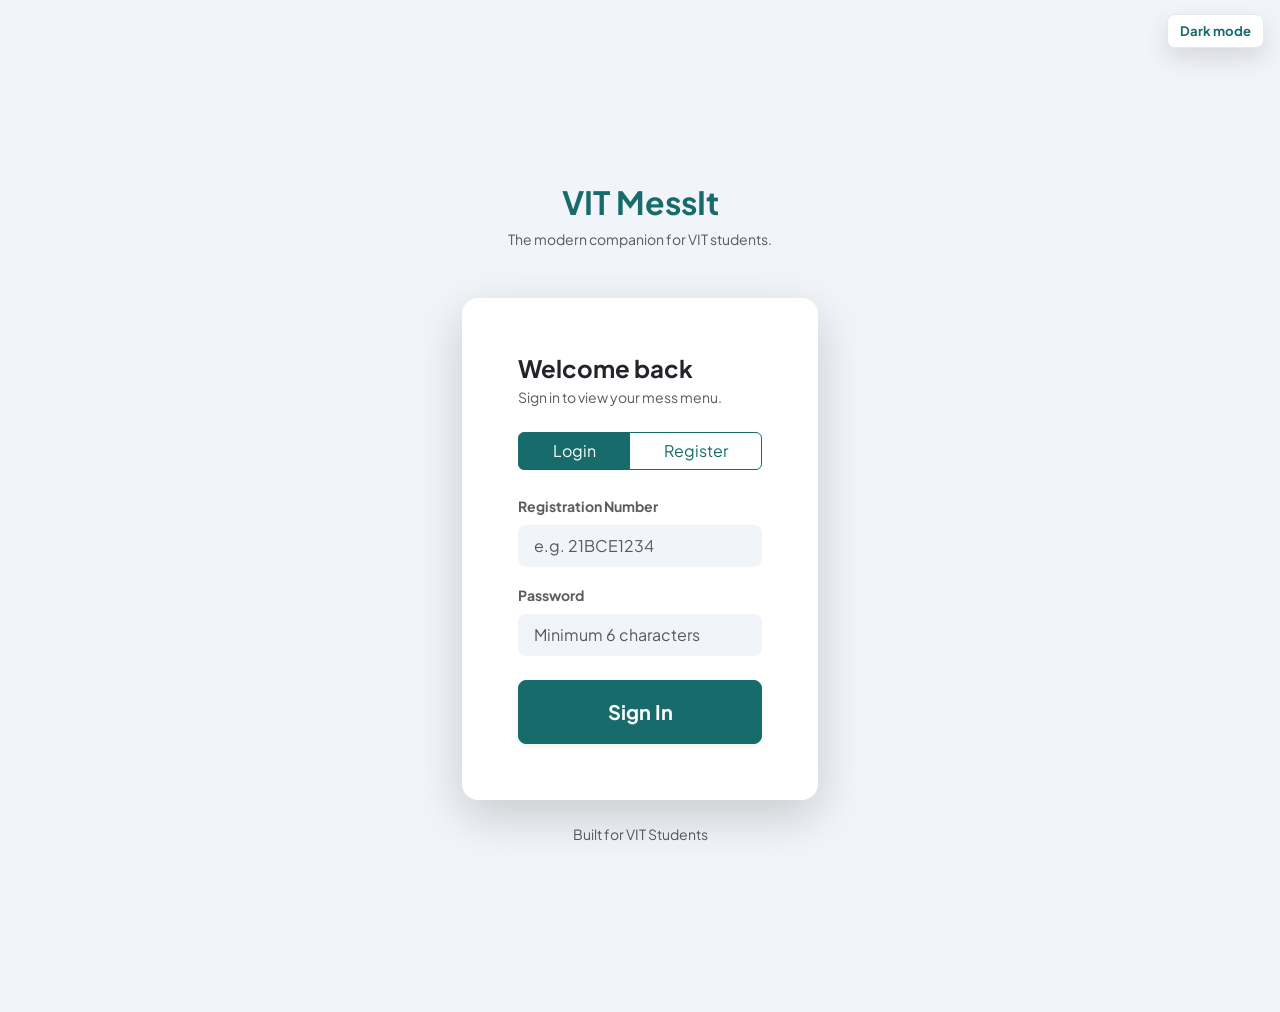
<file: index.html>
<!DOCTYPE html>
<html lang="en">
<head>
    <meta charset="UTF-8">
    <meta name="viewport" content="width=device-width, initial-scale=1.0">
    <title>Mess Dashboard</title>
    <link href="https://cdn.jsdelivr.net/npm/bootstrap@5.3.0/dist/css/bootstrap.min.css" rel="stylesheet">
    <link rel="stylesheet" href="style.css">
    <style>
        .page-container {
            max-width: 960px;
            margin: 0 auto;
            padding: 30px 20px;
        }
        .nav-links {
            display: flex;
            gap: 25px;
            justify-content: center;
            padding: 15px 0;
            margin-bottom: 40px;
        }
        .nav-links a {
            text-decoration: none;
            color: #64748b;
            font-weight: 500;
            font-size: 0.95rem;
            transition: color 0.2s;
        }
        .nav-links a:hover, .nav-links a.active { color: var(--primary); }
        .nav-links a.logout { color: #ef4444; }

        /* Integrated Header */
        .dash-header {
            text-align: center;
            margin-bottom: 4rem;
        }
        .mess-badge {
            display: inline-flex;
            align-items: center;
            background: #fff;
            padding: 6px 16px;
            border-radius: 100px;
            border: 1px solid #e2e8f0;
            font-size: 0.85rem;
            font-weight: 600;
            color: var(--primary);
            margin-top: 10px;
            box-shadow: 0 2px 4px rgba(0,0,0,0.02);
        }

        /* Balanced Middle Row */
        .info-grid {
            display: grid;
            grid-template-columns: 1.5fr 1fr;
            gap: 20px;
            margin-bottom: 2rem;
        }
        @media (max-width: 768px) {
            .info-grid { grid-template-columns: 1fr; }
        }

        .timing-item {
            background: #fff;
            border: 1px solid #f1f5f9;
            padding: 1.25rem;
            border-radius: 1rem;
            text-align: center;
        }
        .timing-item.active {
            background: var(--primary);
            color: white;
            border-color: var(--primary);
        }

        /* Cleaner Mess Switcher */
        .switcher-card {
            background: white;
            padding: 1.5rem;
            border-radius: 1.25rem;
            margin-bottom: 2rem;
            border: 1px solid #f1f5f9;
            display: flex;
            justify-content: space-between;
            align-items: center;
        }
    </style>
</head>
<body class="bg-light">

    <div class="page-container">
        
        <div class="nav-links">
            <a href="index.html" class="active">Dashboard</a>
            <a href="home.html">Today's Menu</a>
            <a href="weekly.html">Weekly Schedule</a>
            <a href="favorites.html">Favorite Food</a>
            <a href="login.html" class="logout" onclick="clearUserSession()">Logout</a>
        </div>

        <div class="dash-header">
            <h1 class="fw-bold tracking-tight">Friday Summary</h1>
            <p class="text-muted mb-0" id="dashboardGreeting">Welcome back.</p>
            <div class="mess-badge" id="dashMessNameBadge">Loading...</div>
        </div>

        <!-- Main Portal Row -->
        <div class="row g-4 mb-4">
            <div class="col-md-6">
                <a href="home.html" class="card dashboard-card border-0">
                    <img src="images/lunch.jpg" class="dash-img-strip" alt="Menu" style="height: 120px;">
                    <div class="card-body p-4">
                        <h5 class="fw-bold mb-1">Check Full Today's Menu</h5>
                        <p class="text-muted small mb-0">Browse through all meal categories for today.</p>
                    </div>
                </a>
            </div>
            <div class="col-md-6">
                <a href="weekly.html" class="card dashboard-card border-0">
                    <img src="images/dinner.jpg" class="dash-img-strip" alt="Weekly" style="height: 120px;">
                    <div class="card-body p-4">
                        <h5 class="fw-bold mb-1">Weekly Explorer</h5>
                        <p class="text-muted small mb-0">View the menu for the entire week ahead.</p>
                    </div>
                </a>
            </div>
        </div>

        <!-- Integrated Switcher & Special -->
        <div class="row g-4 mb-4">
            <div class="col-md-8">
                <div class="card border-0 h-100 p-4">
                    <div class="d-flex justify-content-between align-items-center mb-4">
                        <h6 class="fw-bold mb-0">Switch Mess Type</h6>
                        <div class="btn-group btn-group-sm">
                            <button class="btn btn-outline-success px-3 dashboard-mess-btn" data-mess-type="Veg" onclick="changeMessType('Veg')">Veg</button>
                            <button class="btn btn-outline-danger px-3 dashboard-mess-btn" data-mess-type="NonVeg" onclick="changeMessType('NonVeg')">Non-Veg</button>
                            <button class="btn btn-outline-warning px-3 text-dark dashboard-mess-btn" data-mess-type="Special" onclick="changeMessType('Special')">Special</button>
                        </div>
                    </div>
                    <div class="row g-2">
                        <div class="col-6 col-md-3"><button type="button" class="timing-item w-100" id="breakfast-timing" data-dashboard-meal="Breakfast" onclick="selectDashboardMeal('Breakfast')"><strong class="small d-block mb-1">Breakfast</strong><span class="small opacity-75">7:30 AM</span></button></div>
                        <div class="col-6 col-md-3"><button type="button" class="timing-item w-100" id="lunch-timing" data-dashboard-meal="Lunch" onclick="selectDashboardMeal('Lunch')"><strong class="small d-block mb-1">Lunch</strong><span class="small opacity-75">12:30 PM</span></button></div>
                        <div class="col-6 col-md-3"><button type="button" class="timing-item w-100" id="snacks-timing" data-dashboard-meal="Snacks" onclick="selectDashboardMeal('Snacks')"><strong class="small d-block mb-1">Snacks</strong><span class="small opacity-75">4:30 PM</span></button></div>
                        <div class="col-6 col-md-3"><button type="button" class="timing-item w-100" id="dinner-timing" data-dashboard-meal="Dinner" onclick="selectDashboardMeal('Dinner')"><strong class="small d-block mb-1">Dinner</strong><span class="small opacity-75">7:30 PM</span></button></div>
                    </div>
                    <div id="dashboardMealPreview" class="mt-3"></div>
                </div>
            </div>
            <div class="col-md-4">
                <div class="card border-0 h-100 bg-primary text-white p-4 text-center d-flex flex-column justify-content-center">
                    <h6 class="text-uppercase fw-bold small text-white-50 mb-2">Today's Special</h6>
                    <h5 class="fw-bold mb-1" id="todaySpecial">Loading...</h5>
                    <p class="mb-0 small text-white-50" id="specialDescription">Loading...</p>
                </div>
            </div>
        </div>

        <!-- Simplified Table -->
        <div class="card border-0 p-4 mb-4">
            <h6 class="fw-bold mb-4">Weekly Sneak Peek</h6>
            <div class="table-responsive">
                <table class="table table-borderless align-middle mb-0">
                    <thead>
                        <tr class="text-muted border-bottom small fw-bold">
                            <th class="pb-3 px-0">DAY</th>
                            <th class="pb-3">TYPICAL BREAKFAST</th>
                            <th class="pb-3">TYPICAL LUNCH</th>
                            <th class="pb-3 text-end px-0">TYPICAL DINNER</th>
                        </tr>
                    </thead>
                    <tbody id="sneakPeekBody">
                        <tr><td colspan="4" class="small text-muted py-3">Loading weekly menu...</td></tr>
                    </tbody>
                </table>
            </div>
        </div>

        <!-- Detail Accordion -->
        <div class="accordion border-0" id="detailedMenuAccordion">
            <div class="accordion-item border-0 bg-transparent">
                <h2 class="accordion-header">
                    <button class="accordion-button collapsed fw-bold text-primary bg-white rounded-3 shadow-sm" type="button" data-bs-toggle="collapse" data-bs-target="#menuDetails">
                        Open Detailed Today's Menu
                    </button>
                </h2>
                <div id="menuDetails" class="accordion-collapse collapse" data-bs-parent="#detailedMenuAccordion">
                    <div class="accordion-body px-0 pt-4">
                        <div id="completeMenuContainer"></div>
                    </div>
                </div>
            </div>
        </div>

    </div>

    <script src="script.js"></script>
    <script src="https://cdn.jsdelivr.net/npm/bootstrap@5.3.0/dist/js/bootstrap.bundle.min.js"></script>
</body>
</html>
</file>
<file: style.css>
/* VIT MessIt - Modern Elite Design System */
@import url('https://fonts.googleapis.com/css2?family=Plus+Jakarta+Sans:wght@400;500;600;700&display=swap');

:root {
    --primary: #176b6b;
    --primary-dark: #0f4f4f;
    --primary-soft: rgba(23, 107, 107, 0.16);
    --bg-light: #f1f5f9;
    --card-bg: #ffffff;
    --text-main: #0f172a;
    --text-muted: #64748b;
    --border: #e2e8f0;
}

body {
    font-family: 'Plus Jakarta Sans', sans-serif;
    background-color: var(--bg-light);
    color: var(--text-main);
    line-height: 1.5;
}

.bg-light {
    background-color: var(--bg-light) !important;
}

body.dark-theme {
    --primary: #c08457;
    --primary-dark: #9f633b;
    --primary-soft: rgba(192, 132, 87, 0.18);
    --bg-light: #101719;
    --card-bg: #172124;
    --text-main: #edf4f2;
    --text-muted: #aebfbd;
    --border: #2a3b3d;
    background-color: var(--bg-light);
    color: var(--text-main);
}

body.dark-theme .text-muted {
    color: var(--text-muted) !important;
}

body.dark-theme .text-dark {
    color: var(--text-main) !important;
}

body.dark-theme .badge.bg-warning.text-dark {
    color: #111827 !important;
}

body.dark-theme .btn-outline-warning.text-dark {
    color: #facc15 !important;
}

body.dark-theme .btn-outline-warning.text-dark:hover,
body.dark-theme .btn-outline-warning.text-dark.active,
body.dark-theme .btn-check:checked + .btn-outline-warning.text-dark {
    color: #111827 !important;
}

body.dark-theme .bg-white,
body.dark-theme .bg-light {
    background-color: var(--card-bg) !important;
}

body.dark-theme .table {
    --bs-table-color: var(--text-main);
    --bs-table-bg: transparent;
    --bs-table-border-color: var(--border);
    color: var(--text-main);
}

body.dark-theme .border-bottom {
    border-color: var(--border) !important;
}

body.dark-theme .form-control {
    background-color: #202c30 !important;
    border-color: var(--border) !important;
    color: var(--text-main);
}

body.dark-theme .form-control::placeholder {
    color: #829392;
}

body.dark-theme .form-label,
body.dark-theme .invalid-feedback {
    color: var(--text-muted);
}

body.dark-theme .timing-item {
    background: #1d292c !important;
    border-color: var(--border) !important;
    color: var(--text-main) !important;
}

body.dark-theme .timing-item strong,
body.dark-theme .timing-item span {
    color: inherit !important;
}

body.dark-theme .timing-item.active {
    background: var(--primary) !important;
    border-color: var(--primary) !important;
    color: #111827 !important;
}

body.dark-theme .dashboard-meal-preview {
    background: #121d20;
}

body.dark-theme .accordion-button.bg-white {
    background-color: var(--card-bg) !important;
    color: var(--primary) !important;
}

body.dark-theme .accordion-item,
body.dark-theme .accordion-body {
    background-color: transparent;
    color: var(--text-main);
}

/* Nav Links */
.nav-links {
    display: flex;
    flex-wrap: wrap;
    gap: 25px;
    justify-content: center;
    align-items: center;
    padding: 20px 0;
    margin-bottom: 30px;
}
.nav-links a {
    text-decoration: none;
    color: var(--text-muted);
    font-weight: 600;
    font-size: 0.9rem;
    transition: all 0.2s;
}
.nav-links a:hover, .nav-links a.active {
    color: var(--primary);
}
.nav-links a.logout {
    color: #ef4444;
}

body.dark-theme .nav-links {
    border-color: var(--border) !important;
}

.theme-toggle-btn {
    border: 1px solid var(--border);
    background: var(--card-bg);
    color: var(--primary);
    border-radius: 8px;
    padding: 6px 12px;
    font-size: 0.82rem;
    font-weight: 700;
    position: fixed;
    top: 14px;
    right: 16px;
    z-index: 1000;
    box-shadow: 0 10px 24px rgba(0,0,0,0.12);
}

.theme-toggle-btn:hover {
    border-color: var(--primary);
}

.auth-top-controls {
    display: flex;
    justify-content: flex-end;
    margin-bottom: 1rem;
}

.text-primary {
    color: var(--primary) !important;
}

.bg-primary {
    background-color: var(--primary) !important;
}

.btn-primary {
    background-color: var(--primary);
    border-color: var(--primary);
}

.btn-primary:hover,
.btn-primary:focus {
    background-color: var(--primary-dark);
    border-color: var(--primary-dark);
}

.btn-outline-primary {
    color: var(--primary);
    border-color: var(--primary);
}

.btn-outline-primary:hover,
.btn-outline-primary:focus {
    background-color: var(--primary);
    border-color: var(--primary);
    color: #fff;
}

.accordion-button {
    color: var(--primary);
}

.accordion-button:not(.collapsed) {
    color: var(--primary-dark);
    background-color: #e8f3f2;
}

/* Page Containers */
.page-container {
    max-width: 1040px;
    margin: 0 auto;
    padding: 0 20px 40px;
}

/* Header Sections */
.header-section {
    background: var(--primary);
    color: white;
    padding: 4rem 2rem;
    border-radius: 2rem;
    text-align: center;
    margin-bottom: 2.5rem;
    box-shadow: 0 10px 25px -5px rgba(23, 107, 107, 0.2);
}

.dash-header {
    text-align: center;
    margin-bottom: 3rem;
}

/* Cards */
.card {
    background: var(--card-bg);
    border: 1px solid var(--border);
    border-radius: 1.5rem;
    box-shadow: 0 1px 3px rgba(0,0,0,0.05);
    transition: transform 0.2s, box-shadow 0.2s;
    overflow: hidden;
}

.card:hover {
    transform: translateY(-4px);
    box-shadow: 0 20px 25px -5px rgba(0,0,0,0.1);
}

.dashboard-card {
    text-decoration: none;
    color: inherit;
    display: block;
}

body.dark-theme .card {
    color: var(--text-main);
    box-shadow: 0 14px 30px rgba(0,0,0,0.22);
}

.dash-img-strip {
    width: 100%;
    object-fit: cover;
}

/* Menu Specific Cards */
.menu-card {
    border: none;
    height: 100%;
    display: flex;
    flex-direction: column;
}

.meal-title-card {
    height: 140px;
    position: relative;
    background-size: cover;
    background-position: center;
    display: flex;
    flex-direction: column;
    align-items: center;
    justify-content: center;
    color: white;
}

.meal-title-card::after {
    content: '';
    position: absolute;
    inset: 0;
    background: linear-gradient(to bottom, rgba(0,0,0,0.2), rgba(0,0,0,0.6));
}

.meal-title-card * {
    position: relative;
    z-index: 2;
}

.meal-title-card h3 {
    font-weight: 700;
    font-size: 1.5rem;
    letter-spacing: -0.02em;
    margin-bottom: 8px;
    text-shadow: 0 2px 4px rgba(0,0,0,0.3);
}

.menu-list {
    list-style: none;
    padding: 1.5rem;
    margin: 0;
    background: var(--card-bg);
    flex-grow: 1;
}

.menu-list li {
    display: flex;
    justify-content: space-between;
    align-items: center;
    gap: 10px;
    padding: 12px 0;
    border-bottom: 1px solid #f1f5f9;
}

.menu-list li:last-child {
    border-bottom: none;
}

.menu-list li .item-name {
    font-size: 0.95rem;
    font-weight: 500;
    color: var(--text-main);
}

.menu-actions {
    display: inline-flex;
    align-items: center;
    gap: 6px;
    flex-shrink: 0;
}

/* Badges */
.badge {
    padding: 4px 10px;
    font-size: 0.7rem;
    font-weight: 700;
    border-radius: 6px;
    text-transform: uppercase;
    letter-spacing: 0.02em;
}

.bg-warning-subtle {
    background-color: #fefce8 !important;
    border: 1px solid #fef08a;
}

.item-veg,
.item-nonveg,
.item-special {
    border-radius: 8px;
    padding-left: 10px !important;
    padding-right: 10px !important;
    margin-bottom: 6px;
}

.item-veg {
    background: #f0fdf4;
    border: 1px solid #bbf7d0 !important;
}

.item-nonveg {
    background: #fef2f2;
    border: 1px solid #fecaca !important;
}

.item-special {
    background: #fefce8;
    border: 1px solid #fef08a !important;
}

body.dark-theme .item-veg {
    background: rgba(34, 197, 94, 0.13);
    border-color: rgba(34, 197, 94, 0.32) !important;
}

body.dark-theme .item-nonveg {
    background: rgba(239, 68, 68, 0.13);
    border-color: rgba(239, 68, 68, 0.32) !important;
}

body.dark-theme .item-special {
    background: rgba(245, 158, 11, 0.15);
    border-color: rgba(245, 158, 11, 0.35) !important;
}

.favorite-btn {
    width: 28px;
    height: 28px;
    border: 1px solid var(--border);
    border-radius: 8px;
    background: var(--card-bg);
    color: #94a3b8;
    line-height: 1;
    font-size: 0.9rem;
    font-weight: 800;
}

.favorite-btn:hover,
.favorite-btn.active {
    color: #b7791f;
    background: #fff7d6;
    border-color: #f5c451;
}

body.dark-theme .favorite-btn:hover,
body.dark-theme .favorite-btn.active {
    color: #facc15;
    background: rgba(250, 204, 21, 0.16);
    border-color: rgba(250, 204, 21, 0.45);
}

.favorites-hero {
    display: flex;
    justify-content: space-between;
    gap: 24px;
    align-items: stretch;
    background: var(--card-bg);
    border: 1px solid var(--border);
    border-radius: 20px;
    padding: 2rem;
    margin-bottom: 2rem;
    box-shadow: 0 18px 35px rgba(15, 23, 42, 0.08);
}

.favorites-kicker {
    color: var(--primary);
    font-size: 0.8rem;
    font-weight: 800;
    letter-spacing: 0.04em;
    text-transform: uppercase;
    margin-bottom: 0.5rem;
}

.favorites-hero h1 {
    font-size: clamp(2rem, 4vw, 3.5rem);
    font-weight: 800;
    margin: 0;
}

.favorites-subtitle {
    color: var(--text-muted);
    margin: 0.7rem 0 0;
}

.favorites-count-card {
    min-width: 180px;
    background: var(--bg-light);
    border: 1px solid var(--border);
    border-radius: 16px;
    padding: 1.2rem;
    display: flex;
    flex-direction: column;
    justify-content: center;
}

.favorites-count-card span {
    color: var(--primary);
    font-size: 1.5rem;
    font-weight: 800;
}

.favorites-count-card small {
    color: var(--text-muted);
    margin-top: 0.35rem;
}

.favorites-page-grid {
    display: grid;
    grid-template-columns: repeat(auto-fit, minmax(240px, 1fr));
    gap: 20px;
}

.favorite-page-card {
    background: var(--card-bg);
    border: 1px solid var(--border);
    border-radius: 16px;
    overflow: hidden;
    box-shadow: 0 14px 30px rgba(15, 23, 42, 0.08);
}

.favorite-page-image {
    min-height: 130px;
    background-size: cover;
    background-position: center;
    display: flex;
    align-items: flex-start;
    justify-content: flex-end;
    padding: 12px;
    position: relative;
}

.favorite-page-image::before {
    content: '';
    position: absolute;
    inset: 0;
    background: linear-gradient(to bottom, rgba(0,0,0,0.1), rgba(0,0,0,0.42));
}

.favorite-page-image .badge {
    position: relative;
    z-index: 1;
}

.favorite-page-body {
    padding: 1.1rem;
}

.favorite-page-body h3 {
    color: var(--text-main);
    font-size: 1.05rem;
    font-weight: 800;
    margin: 0;
}

.favorite-page-body p {
    color: var(--text-muted);
    margin: 0 0 1rem;
    font-size: 0.88rem;
}

.favorite-page-remove {
    width: 100%;
    border: 1px solid var(--border);
    background: var(--bg-light);
    color: var(--text-main);
    border-radius: 8px;
    padding: 0.7rem 0.9rem;
    font-size: 0.82rem;
    font-weight: 800;
}

.favorite-page-remove:hover {
    border-color: #ef4444;
    color: #ef4444;
}

.favorites-empty-state {
    background: var(--card-bg);
    border: 1px dashed var(--border);
    border-radius: 18px;
    padding: 3rem 1.5rem;
    text-align: center;
    margin-bottom: 2rem;
}

.favorites-empty-state h2 {
    color: var(--text-main);
    font-weight: 800;
}

.favorites-empty-state p {
    color: var(--text-muted);
    margin-bottom: 1.2rem;
}

@media (max-width: 720px) {
    .favorites-hero {
        flex-direction: column;
    }
}

.sneak-item {
    display: inline-flex;
    align-items: center;
    justify-content: space-between;
    gap: 8px;
    width: 100%;
    margin: 3px 0;
}

.dashboard-mess-btn.active {
    color: #fff !important;
}

.dashboard-mess-btn.btn-outline-success.active {
    background: #198754;
}

.dashboard-mess-btn.btn-outline-danger.active {
    background: #dc3545;
}

.dashboard-mess-btn.btn-outline-warning.active {
    background: #ffc107;
    color: #111827 !important;
}

/* Switcher & Timing Items */
.timing-item {
    background: var(--card-bg);
    border: 1px solid var(--border);
    padding: 1rem;
    border-radius: 1rem;
    text-align: center;
    transition: all 0.2s;
    color: inherit;
    cursor: pointer;
}

.timing-item.active {
    background: var(--primary);
    color: white;
    border-color: var(--primary);
    box-shadow: 0 10px 15px -3px rgba(23, 107, 107, 0.2);
}

.timing-item.current-meal:not(.active) {
    border-color: var(--primary);
    box-shadow: 0 0 0 3px var(--primary-soft);
}

.dashboard-meal-preview {
    background: var(--bg-light);
    border: 1px solid var(--border);
    border-radius: 12px;
    padding: 1rem;
}

.compact-menu-list {
    background: transparent;
    padding: 0;
}

.compact-menu-list li {
    background-clip: padding-box;
}

/* Utilities */
.mess-badge {
    display: inline-flex;
    align-items: center;
    background: white;
    padding: 8px 20px;
    border-radius: 100px;
    font-weight: 700;
    color: var(--primary);
    box-shadow: 0 4px 6px -1px rgba(0,0,0,0.05);
    margin-top: 10px;
}

body.dark-theme .mess-badge {
    background: var(--card-bg);
    border-color: var(--border);
}

.ls-wide { letter-spacing: 0.05em; }
</file>
